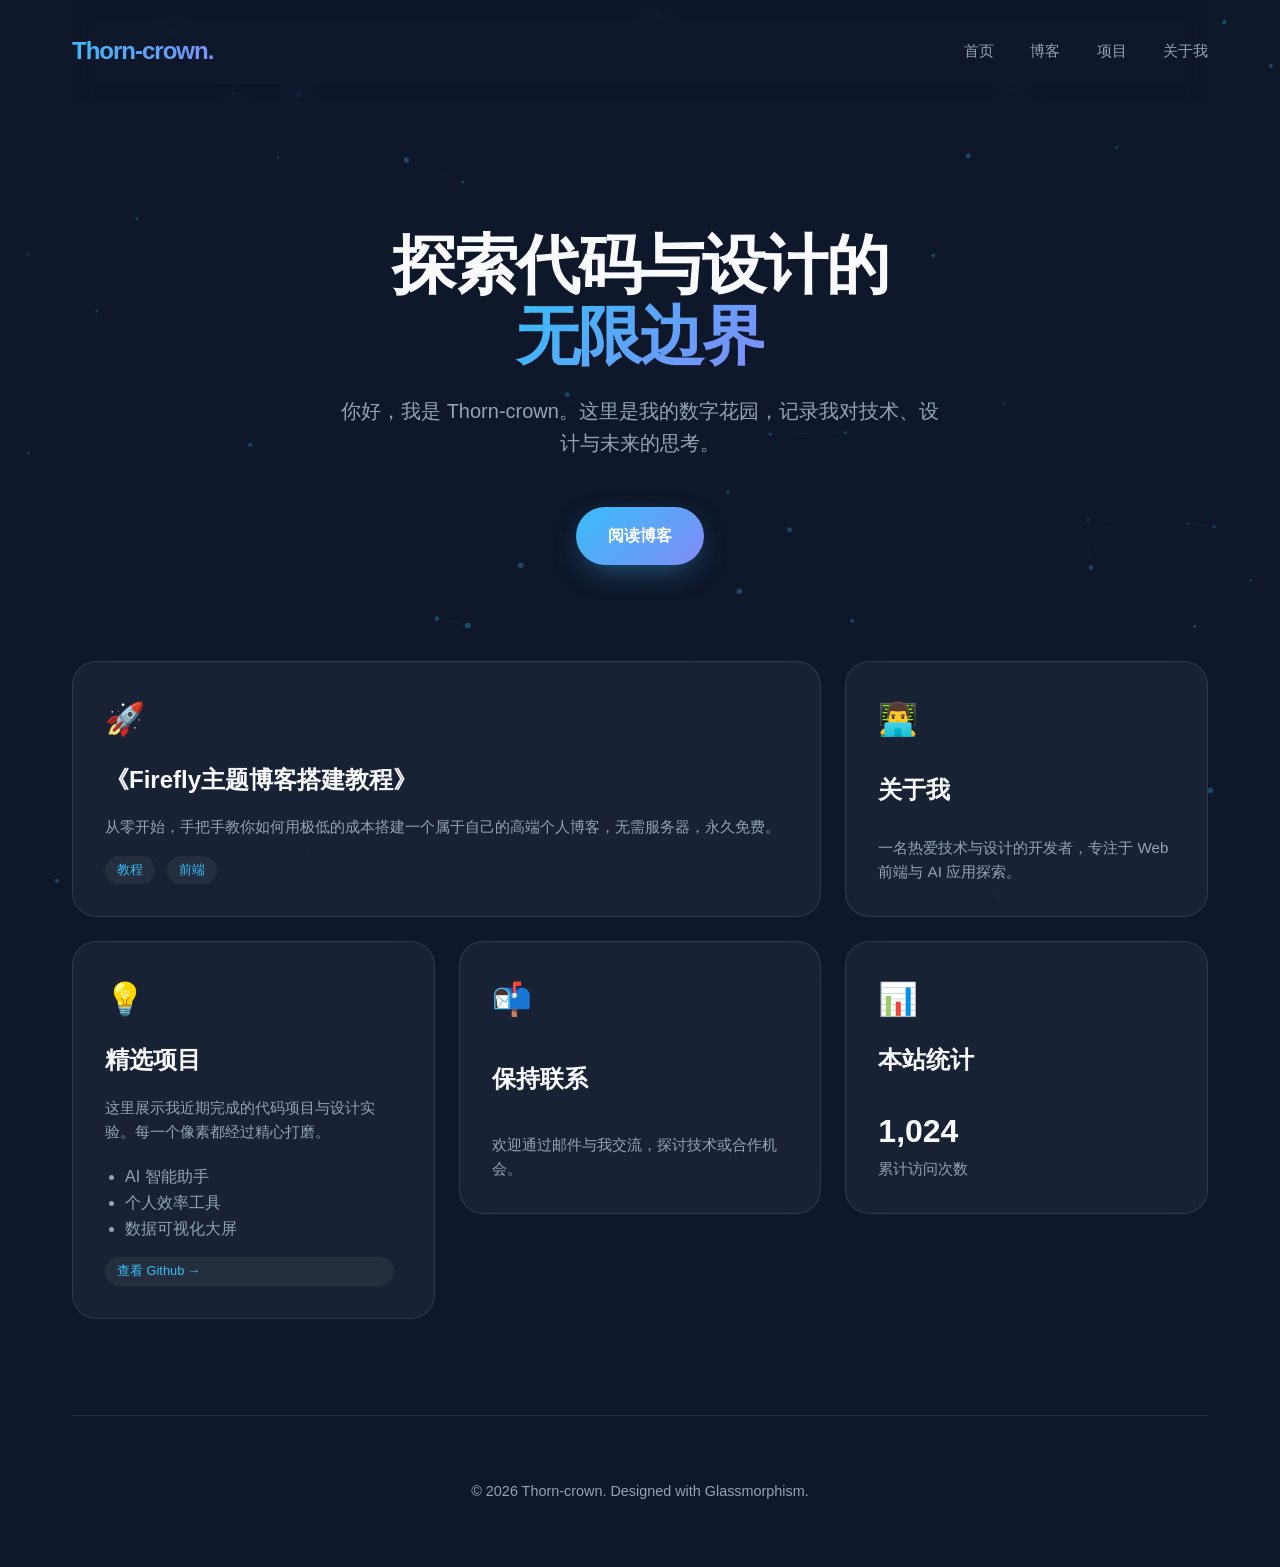
<file: index.html>
<!DOCTYPE html>
<html lang="zh-CN">
<head>
    <meta charset="UTF-8">
    <meta name="viewport" content="width=device-width, initial-scale=1.0">
    <title>Thron-crown | 数字花园</title>
    <style>
        /* --- 核心变量与重置 --- */
        :root {
            --bg-color: #0f172a;
            --card-bg: rgba(30, 41, 59, 0.7);
            --card-border: rgba(255, 255, 255, 0.1);
            --text-main: #f8fafc;
            --text-muted: #94a3b8;
            --accent: #38bdf8;
            --accent-glow: rgba(56, 189, 248, 0.5);
            --gradient: linear-gradient(135deg, #38bdf8 0%, #818cf8 100%);
        }

        * { margin: 0; padding: 0; box-sizing: border-box; }
        
        body {
            font-family: 'Inter', -apple-system, BlinkMacSystemFont, "Segoe UI", Roboto, sans-serif;
            background-color: var(--bg-color);
            color: var(--text-main);
            line-height: 1.6;
            overflow-x: hidden;
        }
    
        /* --- 动态背景 --- */
        #canvas-bg {
            position: fixed;
            top: 0; left: 0;
            width: 100%; height: 100%;
            z-index: -1;
            opacity: 0.6;
        }
    
        /* --- 布局容器 --- */
        .container {
            max-width: 1200px;
            margin: 0 auto;
            padding: 0 2rem;
        }
    
        /* --- 导航栏 --- */
        nav {
            display: flex;
            justify-content: space-between;
            align-items: center;
            padding: 2rem 0;
            backdrop-filter: blur(10px);
            position: sticky;
            top: 0;
            z-index: 100;
        }
        .logo {
            font-size: 1.5rem;
            font-weight: 700;
            background: var(--gradient);
            -webkit-background-clip: text;
            -webkit-text-fill-color: transparent;
            letter-spacing: -1px;
        }
        .nav-links a {
            color: var(--text-muted);
            text-decoration: none;
            margin-left: 2rem;
            transition: color 0.3s;
            font-size: 0.95rem;
        }
        .nav-links a:hover { color: var(--accent); }
    
        /* --- Hero 区域 --- */
        .hero {
            padding: 8rem 0 6rem;
            text-align: center;
        }
        .hero h1 {
            font-size: 4rem;
            font-weight: 800;
            margin-bottom: 1.5rem;
            line-height: 1.1;
            letter-spacing: -2px;
        }
        .hero h1 span {
            background: var(--gradient);
            -webkit-background-clip: text;
            -webkit-text-fill-color: transparent;
        }
        .hero p {
            font-size: 1.25rem;
            color: var(--text-muted);
            max-width: 600px;
            margin: 0 auto 3rem;
        }
        .btn {
            display: inline-block;
            padding: 1rem 2rem;
            background: var(--gradient);
            color: white;
            text-decoration: none;
            border-radius: 50px;
            font-weight: 600;
            transition: transform 0.3s, box-shadow 0.3s;
            box-shadow: 0 10px 30px -10px var(--accent-glow);
        }
        .btn:hover {
            transform: translateY(-3px);
            box-shadow: 0 20px 40px -10px var(--accent-glow);
        }
    
        /* --- Bento Grid 布局 --- */
        .bento-grid {
            display: grid;
            grid-template-columns: repeat(3, 1fr);
            gap: 1.5rem;
            margin-bottom: 6rem;
        }
        .card {
            background: var(--card-bg);
            border: 1px solid var(--card-border);
            border-radius: 24px;
            padding: 2rem;
            backdrop-filter: blur(20px);
            transition: all 0.4s cubic-bezier(0.175, 0.885, 0.32, 1.275);
            display: flex;
            flex-direction: column;
            justify-content: space-between;
        }
        .card:hover {
            transform: translateY(-10px);
            border-color: var(--accent);
            box-shadow: 0 20px 40px -20px rgba(0,0,0,0.5);
        }
        .card.large { grid-column: span 2; }
        .card.tall { grid-row: span 2; }
        
        .card h3 {
            font-size: 1.5rem;
            margin-bottom: 1rem;
            font-weight: 600;
        }
        .card p { color: var(--text-muted); font-size: 0.95rem; }
        .card-icon {
            font-size: 2rem;
            margin-bottom: 1rem;
            display: inline-block;
        }
        .tag {
            display: inline-block;
            padding: 0.25rem 0.75rem;
            background: rgba(255,255,255,0.05);
            border-radius: 20px;
            font-size: 0.8rem;
            color: var(--accent);
            margin-right: 0.5rem;
            margin-top: 1rem;
        }
    
        /* --- 页脚 --- */
        footer {
            text-align: center;
            padding: 4rem 0;
            color: var(--text-muted);
            font-size: 0.9rem;
            border-top: 1px solid var(--card-border);
        }
    
        /* --- 响应式 --- */
        @media (max-width: 768px) {
            .hero h1 { font-size: 2.5rem; }
            .bento-grid { grid-template-columns: 1fr; }
            .card.large, .card.tall { grid-column: span 1; grid-row: span 1; }
            .nav-links { display: none; } /* 移动端简化隐藏菜单 */
        }
    </style>
</head>
<body>

    <!-- 动态粒子背景 -->
    <canvas id="canvas-bg"></canvas>
    
    <div class="container">
        <!-- 导航 -->
        <nav>
            <div class="logo">Thorn-crown.</div>
            <div class="nav-links">
                <a href="#">首页</a>
                <a href="https://thorn-crown.github.io/blog/">博客</a>
                <a href="#">项目</a>
                <a href="#">关于我</a>
            </div>
        </nav>
    
        <!-- 主视觉区 -->
        <section class="hero">
            <h1>探索代码与设计的<br><span>无限边界</span></h1>
            <p>你好，我是 Thorn-crown。这里是我的数字花园，记录我对技术、设计与未来的思考。</p>
            <a href="https://thorn-crown.github.io/blog/" class="btn">阅读博客</a>
        </section>
    
        <!-- 内容网格 -->
        <section class="bento-grid">
            <!-- 大卡片：搭建教程 -->
            <a class="card large" href="https://www.yuque.com/g/shijianxianxian/bt2p3q/zo0itg8dtgklewsl/collaborator/join?token=5ZxnV48loNh9esuQ&amp;source=doc_collaborator" target="_blank" rel="noopener" style="text-decoration:none;color:inherit;">
                <div>
                    <span class="card-icon">🚀</span>
                    <h3>《Firefly主题博客搭建教程》</h3>
                    <p>从零开始，手把手教你如何用极低的成本搭建一个属于自己的高端个人博客，无需服务器，永久免费。</p>
                </div>
                <div>
                    <span class="tag">教程</span>
                    <span class="tag">前端</span>
                </div>
            </a>
    
            <!-- 普通卡片：关于 -->
            <div class="card">
                <span class="card-icon">👨‍💻</span>
                <h3>关于我</h3>
                <p>一名热爱技术与设计的开发者，专注于 Web 前端与 AI 应用探索。</p>
            </div>
    
            <!-- 高卡片：项目展示 -->
            <div class="card tall">
                <div>
                    <span class="card-icon">💡</span>
                    <h3>精选项目</h3>
                    <p>这里展示我近期完成的代码项目与设计实验。每一个像素都经过精心打磨。</p>
                    <ul style="margin-top: 20px; padding-left: 20px; color: var(--text-muted);">
                        <li>AI 智能助手</li>
                        <li>个人效率工具</li>
                        <li>数据可视化大屏</li>
                    </ul>
                </div>
                <span class="tag">查看 Github →</span>
            </div>
    
            <!-- 普通卡片：联系 -->
            <div class="card">
                <span class="card-icon">📬</span>
                <h3>保持联系</h3>
                <p>欢迎通过邮件与我交流，探讨技术或合作机会。</p>
            </div>
    
            <!-- 普通卡片：统计 -->
            <div class="card">
                <span class="card-icon">📊</span>
                <h3>本站统计</h3>
                <p style="font-size: 2rem; font-weight: bold; color: var(--text-main); margin-top: 10px;">1,024</p>
                <p>累计访问次数</p>
            </div>
        </section>
    
        <footer>
            <p>© 2026 Thorn-crown. Designed with Glassmorphism.</p>
        </footer>
    </div>
    
    <!-- 粒子特效脚本 -->
    <script>
        const canvas = document.getElementById('canvas-bg');
        const ctx = canvas.getContext('2d');
        let width, height;
        let particles = [];
    
        function resize() {
            width = canvas.width = window.innerWidth;
            height = canvas.height = window.innerHeight;
        }
        window.addEventListener('resize', resize);
        resize();
    
        class Particle {
            constructor() {
                this.x = Math.random() * width;
                this.y = Math.random() * height;
                this.vx = (Math.random() - 0.5) * 0.5;
                this.vy = (Math.random() - 0.5) * 0.5;
                this.size = Math.random() * 2 + 1;
            }
            update() {
                this.x += this.vx;
                this.y += this.vy;
                if (this.x < 0 || this.x > width) this.vx *= -1;
                if (this.y < 0 || this.y > height) this.vy *= -1;
            }
            draw() {
                ctx.fillStyle = 'rgba(56, 189, 248, 0.5)';
                ctx.beginPath();
                ctx.arc(this.x, this.y, this.size, 0, Math.PI * 2);
                ctx.fill();
            }
        }
    
        for (let i = 0; i < 50; i++) particles.push(new Particle());
    
        function animate() {
            ctx.clearRect(0, 0, width, height);
            particles.forEach((p, index) => {
                p.update();
                p.draw();
                // 连线逻辑
                for (let j = index + 1; j < particles.length; j++) {
                    const p2 = particles[j];
                    const dist = Math.hypot(p.x - p2.x, p.y - p2.y);
                    if (dist < 150) {
                        ctx.strokeStyle = `rgba(56, 189, 248, ${0.1 - dist/1500})`;
                        ctx.lineWidth = 1;
                        ctx.beginPath();
                        ctx.moveTo(p.x, p.y);
                        ctx.lineTo(p2.x, p2.y);
                        ctx.stroke();
                    }
                }
            });
            requestAnimationFrame(animate);
        }
        animate();
    </script>
</body>
</html>
</file>
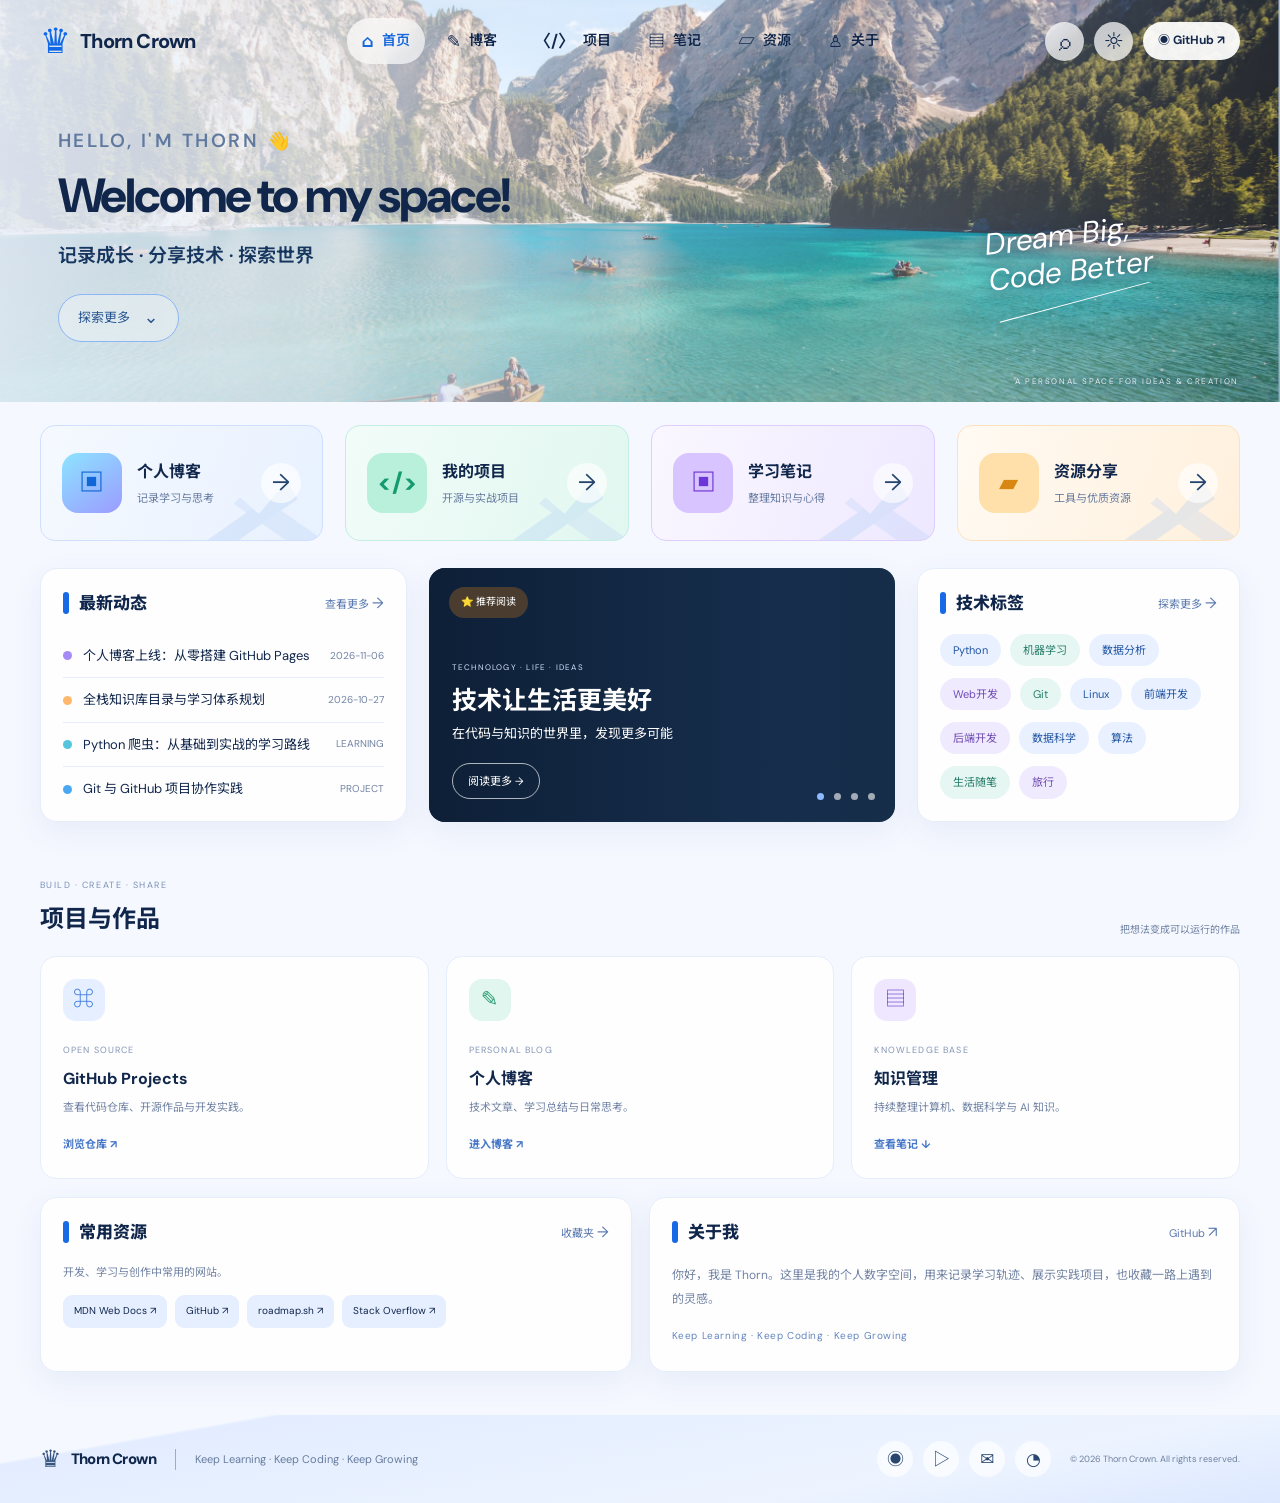
<file: home.html>
<!doctype html>
<html lang="zh-CN">
<head>
  <meta charset="UTF-8">
  <meta name="viewport" content="width=device-width, initial-scale=1">
  <meta name="theme-color" content="#edf4ff">
  <meta name="description" content="Thorn Crown 的个人空间：记录成长、分享技术、探索世界。">
  <title>Thorn Crown — Personal Space</title>
  <link rel="preconnect" href="https://fonts.googleapis.com">
  <link rel="preconnect" href="https://fonts.gstatic.com" crossorigin>
  <link href="https://fonts.googleapis.com/css2?family=DM+Sans:wght@400;500;600;700;800&family=Noto+Sans+SC:wght@400;500;600;700;800&display=swap" rel="stylesheet">
  <link rel="stylesheet" href="./assets/css/variables.css">
  <link rel="stylesheet" href="./assets/css/components.css">
  <link rel="stylesheet" href="./assets/css/style.css">
</head>
<body>
  <header class="site-header">
    <a class="brand" href="#home" aria-label="Thorn Crown 首页"><span class="brand-crown">♛</span><span>Thorn Crown</span></a>
    <button class="mobile-menu" id="mobileMenu" aria-label="打开导航" aria-expanded="false">☰</button>
    <nav class="main-nav" id="mainNav" aria-label="主导航">
      <a class="nav-link active" href="#home"><span>⌂</span> 首页</a>
      <a class="nav-link" href="/blog/"><span>✎</span> 博客</a>
      <a class="nav-link" href="#projects"><span>〈/〉</span> 项目</a>
      <a class="nav-link" href="#notes"><span>▤</span> 笔记</a>
      <a class="nav-link" href="#resources"><span>▱</span> 资源</a>
      <a class="nav-link" href="#about"><span>♙</span> 关于</a>
    </nav>
    <div class="header-actions">
      <button class="icon-button" id="searchOpen" aria-label="搜索">⌕</button>
      <button class="icon-button" id="themeToggle" aria-label="切换主题">☼</button>
      <a class="github-button" href="https://github.com/thorn-crown" target="_blank" rel="noopener noreferrer"><span>◉</span> GitHub ↗</a>
    </div>
  </header>

  <main id="home">
    <section class="hero" aria-label="个人介绍">
      <div class="hero-content">
        <p class="hero-kicker">HELLO, I'M THORN <span>👋</span></p>
        <h1>Welcome to my space!</h1>
        <p class="hero-subtitle">记录成长 · 分享技术 · 探索世界</p>
        <a class="hero-cta" href="#quick-links">探索更多 <span>⌄</span></a>
      </div>
      <div class="hero-motto">Dream Big,<br>Code Better<span class="motto-line"></span></div>
      <div class="hero-caption">A PERSONAL SPACE FOR IDEAS &amp; CREATION</div>
    </section>

    <section class="quick-links" id="quick-links" aria-label="快捷入口">
      <a class="quick-card quick-blue" href="/blog/">
        <span class="quick-icon">▣</span><span class="quick-copy"><strong>个人博客</strong><small>记录学习与思考</small></span><span class="quick-arrow">→</span><span class="card-mountains"></span>
      </a>
      <a class="quick-card quick-green" href="#projects">
        <span class="quick-icon">&lt;/&gt;</span><span class="quick-copy"><strong>我的项目</strong><small>开源与实战项目</small></span><span class="quick-arrow">→</span><span class="card-mountains"></span>
      </a>
      <a class="quick-card quick-purple" href="#notes">
        <span class="quick-icon">▣</span><span class="quick-copy"><strong>学习笔记</strong><small>整理知识与心得</small></span><span class="quick-arrow">→</span><span class="card-mountains"></span>
      </a>
      <a class="quick-card quick-orange" href="#resources">
        <span class="quick-icon">▰</span><span class="quick-copy"><strong>资源分享</strong><small>工具与优质资源</small></span><span class="quick-arrow">→</span><span class="card-mountains"></span>
      </a>
    </section>

    <section class="dashboard">
      <article class="content-panel updates-panel">
        <div class="section-heading"><h2><i></i>最新动态</h2><a href="/blog/">查看更多 <span>→</span></a></div>
        <div class="update-list">
          <a class="update-item" href="/blog/"><span class="update-dot dot-purple"></span><span class="update-title">个人博客上线：从零搭建 GitHub Pages</span><time datetime="2026-11-06">2026-11-06</time></a>
          <a class="update-item" href="#notes"><span class="update-dot dot-orange"></span><span class="update-title">全栈知识库目录与学习体系规划</span><time datetime="2026-10-27">2026-10-27</time></a>
          <a class="update-item" href="#notes"><span class="update-dot dot-cyan"></span><span class="update-title">Python 爬虫：从基础到实战的学习路线</span><span class="update-type">LEARNING</span></a>
          <a class="update-item" href="#projects"><span class="update-dot dot-blue"></span><span class="update-title">Git 与 GitHub 项目协作实践</span><span class="update-type">PROJECT</span></a>
        </div>
      </article>

      <a class="featured-card" href="/blog/">
        <span class="featured-label">⭐ 推荐阅读</span>
        <div class="featured-copy"><small>TECHNOLOGY · LIFE · IDEAS</small><h2>技术让生活更美好</h2><p>在代码与知识的世界里，发现更多可能</p><span class="featured-link">阅读更多 →</span></div>
        <div class="featured-pagination"><i class="selected"></i><i></i><i></i><i></i></div>
      </a>

      <article class="content-panel tags-panel" id="notes">
        <div class="section-heading"><h2><i></i>技术标签</h2><a href="#notes">探索更多 <span>→</span></a></div>
        <div class="tag-cloud">
          <a href="#notes">Python</a><a href="#notes">机器学习</a><a href="#notes">数据分析</a><a href="#projects">Web开发</a>
          <a href="#notes">Git</a><a href="#notes">Linux</a><a href="#projects">前端开发</a><a href="#projects">后端开发</a>
          <a href="#notes">数据科学</a><a href="#notes">算法</a><a href="/blog/">生活随笔</a><a href="#resources">旅行</a>
        </div>
      </article>
    </section>

    <section class="more-section" id="projects">
      <div class="section-title"><div><small>BUILD · CREATE · SHARE</small><h2>项目与作品</h2></div><span>把想法变成可以运行的作品</span></div>
      <div class="project-grid">
        <a class="project-card" href="https://github.com/thorn-crown" target="_blank" rel="noopener noreferrer"><span class="project-symbol symbol-blue">⌘</span><small>OPEN SOURCE</small><h3>GitHub Projects</h3><p>查看代码仓库、开源作品与开发实践。</p><b>浏览仓库 ↗</b></a>
        <a class="project-card" href="/blog/"><span class="project-symbol symbol-green">✎</span><small>PERSONAL BLOG</small><h3>个人博客</h3><p>技术文章、学习总结与日常思考。</p><b>进入博客 ↗</b></a>
        <a class="project-card" href="#notes"><span class="project-symbol symbol-purple">▤</span><small>KNOWLEDGE BASE</small><h3>知识管理</h3><p>持续整理计算机、数据科学与 AI 知识。</p><b>查看笔记 ↓</b></a>
      </div>
    </section>

    <section class="bottom-grid">
      <article class="content-panel" id="resources"><div class="section-heading"><h2><i></i>常用资源</h2><a href="#resources">收藏夹 <span>→</span></a></div><p class="panel-description">开发、学习与创作中常用的网站。</p><div class="resource-links"><a href="https://developer.mozilla.org/" target="_blank" rel="noopener noreferrer">MDN Web Docs ↗</a><a href="https://github.com/" target="_blank" rel="noopener noreferrer">GitHub ↗</a><a href="https://roadmap.sh/" target="_blank" rel="noopener noreferrer">roadmap.sh ↗</a><a href="https://stackoverflow.com/" target="_blank" rel="noopener noreferrer">Stack Overflow ↗</a></div></article>
      <article class="content-panel" id="about"><div class="section-heading"><h2><i></i>关于我</h2><a href="https://github.com/thorn-crown" target="_blank" rel="noopener noreferrer">GitHub <span>↗</span></a></div><p class="about-text">你好，我是 Thorn。这里是我的个人数字空间，用来记录学习轨迹、展示实践项目，也收藏一路上遇到的灵感。</p><p class="about-signature">Keep Learning · Keep Coding · Keep Growing</p></article>
    </section>
  </main>

  <footer class="site-footer">
    <a class="footer-brand" href="#home"><span>♛</span> Thorn Crown</a><span class="footer-divider"></span><p>Keep Learning · Keep Coding · Keep Growing</p>
    <div class="footer-social"><a href="https://github.com/thorn-crown" aria-label="GitHub" target="_blank" rel="noopener noreferrer">◉</a><a href="/blog/" aria-label="Blog">▷</a><a href="mailto:hello@thorncrown.dev" aria-label="Email">✉</a><a href="/blog/" aria-label="RSS">◔</a></div>
    <small>© <span id="currentYear"></span> Thorn Crown. All rights reserved.</small>
  </footer>

  <div class="search-overlay" id="searchOverlay" aria-hidden="true"><div class="search-dialog" role="dialog" aria-modal="true" aria-label="站内搜索"><div class="search-title"><strong>站内导航</strong><button id="searchClose" aria-label="关闭">×</button></div><input id="siteSearch" type="search" placeholder="搜索博客、项目、笔记与资源…"><div class="search-shortcuts"><a href="/blog/">个人博客 ↗</a><a href="#projects">项目 ↓</a><a href="#notes">笔记 ↓</a><a href="#resources">资源 ↓</a></div><p id="searchStatus">输入关键词，快速筛选首页内容。</p></div></div>
  <script src="./assets/js/main.js" defer></script>
</body>
</html>
</file>
<file: assets/css/variables.css>
:root{
  color-scheme:light;
  --page:#f5f8ff;--surface:rgba(255,255,255,.88);--surface-solid:#fff;
  --ink:#10264b;--muted:#7183a3;--line:#e6edfb;--blue:#1767dc;--blue-soft:#e6efff;
  --shadow:0 10px 32px rgba(48,86,151,.075);--radius:17px;
  --font:"DM Sans","Noto Sans SC",system-ui,sans-serif;
}
body.dark{
  color-scheme:dark;--page:#101a2b;--surface:rgba(25,39,62,.92);--surface-solid:#1b2a43;
  --ink:#edf3ff;--muted:#a2b2cc;--line:#2b3d5b;--blue:#83adff;--blue-soft:#263b5f;
  --shadow:0 12px 36px rgba(0,0,0,.22);
}
*{box-sizing:border-box}
html{scroll-behavior:smooth;scroll-padding-top:90px}
body{margin:0;background:var(--page);color:var(--ink);font-family:var(--font);line-height:1.65;transition:background .25s,color .25s}
a{color:inherit;text-decoration:none}
button,input{font:inherit}
button,a{-webkit-tap-highlight-color:transparent}
button:focus-visible,a:focus-visible,input:focus-visible{outline:3px solid #75a6ff;outline-offset:3px}
::selection{background:#c9dcff;color:#15376c}
</file>
<file: assets/css/components.css>
.content-panel{min-width:0;padding:20px 22px;border:1px solid var(--line);border-radius:var(--radius);background:var(--surface);box-shadow:var(--shadow)}
.section-heading{display:flex;align-items:center;justify-content:space-between;gap:12px;margin-bottom:17px}
.section-heading h2{display:flex;align-items:center;gap:10px;margin:0;font-size:17px;font-weight:800}
.section-heading h2 i{display:block;width:6px;height:22px;border-radius:8px;background:#1769e5}
.section-heading>a{color:#5a79ae;font-size:11px;white-space:nowrap}
.section-heading>a span{font-size:15px}
.quick-card{position:relative;isolation:isolate;display:flex;align-items:center;gap:15px;min-height:116px;padding:17px 21px;border:1px solid transparent;border-radius:15px;overflow:hidden;transition:transform .2s,box-shadow .2s}
.quick-card:hover,.project-card:hover{transform:translateY(-4px);box-shadow:var(--shadow)}
.quick-icon{z-index:1;display:grid;place-items:center;flex:none;width:60px;height:60px;border-radius:16px;font-size:25px;font-weight:800}
.quick-copy{z-index:1;display:flex;flex-direction:column;gap:3px}
.quick-copy strong{font-size:16px}.quick-copy small{font-size:11px;color:#667b9f}
.quick-arrow{z-index:1;display:grid;place-items:center;width:40px;height:40px;margin-left:auto;border-radius:50%;background:#ffffffa8;color:#25456f;font-size:23px}
.quick-blue{background:linear-gradient(110deg,#f5f9ff,#e8f1ff);border-color:#cfe0ff}.quick-blue .quick-icon{background:linear-gradient(145deg,#8de4ff,#9b9bff);color:#1266d6}
.quick-green{background:linear-gradient(110deg,#f2fcf9,#e1f7f0);border-color:#c3eee1}.quick-green .quick-icon{background:#b9f0dc;color:#149b70}
.quick-purple{background:linear-gradient(110deg,#faf7ff,#eee8ff);border-color:#ddceff}.quick-purple .quick-icon{background:#d8c4ff;color:#6c35d9}
.quick-orange{background:linear-gradient(110deg,#fffaf3,#fff0dc);border-color:#ffe1bd}.quick-orange .quick-icon{background:#ffe0aa;color:#d98713}
.card-mountains{position:absolute;z-index:-1;right:0;bottom:0;width:45%;height:52%;opacity:.3;background:linear-gradient(145deg,transparent 45%,#a9c9f2 46% 60%,transparent 61%),linear-gradient(35deg,transparent 42%,#b8d2f4 43% 60%,transparent 61%);clip-path:polygon(0 100%,35% 28%,50% 56%,72% 0,100% 100%)}
.update-list{display:flex;flex-direction:column}
.update-item{display:flex;align-items:center;gap:11px;min-width:0;padding:11px 0;border-bottom:1px solid var(--line);font-size:13px}
.update-item:last-child{border-bottom:0;padding-bottom:1px}
.update-dot{width:9px;height:9px;flex:none;border-radius:50%}
.dot-purple{background:#a68af5}.dot-orange{background:#ffb86b}.dot-cyan{background:#56c5dc}.dot-blue{background:#49a8f4}
.update-title{overflow:hidden;text-overflow:ellipsis;white-space:nowrap}
.update-item time,.update-type{margin-left:auto;flex:none;color:var(--muted);font-size:10px}
.tag-cloud{display:flex;flex-wrap:wrap;gap:12px 9px}
.tag-cloud a{padding:7px 13px;border-radius:24px;background:#e9f0ff;color:#2256a3;font-size:11px;transition:transform .18s}
.tag-cloud a:nth-child(3n+2){background:#e6f6f2;color:#267c69}.tag-cloud a:nth-child(4n){background:#f0eaff;color:#704db3}.tag-cloud a:hover{transform:translateY(-2px)}
.project-card{display:block;padding:22px;border:1px solid var(--line);border-radius:16px;background:var(--surface);transition:transform .2s,box-shadow .2s}
.project-symbol{display:grid;place-items:center;width:42px;height:42px;margin-bottom:14px;border-radius:13px;font-size:21px}
.symbol-blue{background:#e5efff;color:#3977d9}.symbol-green{background:#e1f6ee;color:#269c73}.symbol-purple{background:#efe7ff;color:#805bd0}
.project-card>small{color:#8294b4;font-size:9px;letter-spacing:.13em}.project-card h3{margin:5px 0;font-size:16px}.project-card p,.panel-description{margin:5px 0 14px;color:var(--muted);font-size:11px}.project-card>b{font-size:11px;color:#4778c8}
.resource-links{display:flex;flex-wrap:wrap;gap:8px}.resource-links a{padding:8px 11px;border-radius:9px;background:var(--blue-soft);color:var(--ink);font-size:10px}
.about-text{color:var(--muted);font-size:12px;line-height:2}.about-signature{margin:17px 0 0;color:#6485bd;font-size:10px;letter-spacing:.06em}
</file>
<file: assets/css/style.css>
.site-header{position:relative;z-index:10;display:flex;align-items:center;justify-content:space-between;gap:22px;max-width:1600px;height:86px;margin:auto;padding:0 3.1%}
.brand,.footer-brand{display:flex;align-items:center;gap:10px;flex:none;font-size:20px;font-weight:800;letter-spacing:-.04em;white-space:nowrap}
.brand-crown{color:#1269e7;font-size:35px;line-height:1}
.main-nav{display:flex;align-items:center;gap:8px;margin:auto}
.nav-link{display:flex;align-items:center;gap:8px;padding:9px 15px;border-radius:28px;font-size:14px;font-weight:600;white-space:nowrap;transition:.2s}
.nav-link>span{font-size:17px}.nav-link:hover,.nav-link.active{background:#e4eeff;color:#1768db}
.header-actions{display:flex;align-items:center;gap:10px;flex:none}
.icon-button{width:39px;height:39px;border:0;border-radius:50%;background:#ffffff70;color:var(--ink);font-size:23px;cursor:pointer}
.github-button{padding:9px 15px;border-radius:25px;background:#fff;color:#172c4d;font-size:12px;font-weight:700;white-space:nowrap}
.mobile-menu{display:none}
.hero{position:relative;isolation:isolate;display:flex;align-items:center;min-height:318px;margin:0;overflow:hidden;background:#cbdcf5 url("../images/hero-landscape.svg") center 52%/cover no-repeat}
.hero:after{position:absolute;z-index:-1;inset:0;content:"";background:linear-gradient(90deg,rgba(232,241,255,.84) 0%,rgba(232,241,255,.5) 37%,rgba(232,241,255,.04) 72%)}
.hero-content{width:min(1500px,100%);margin:auto;padding:40px 4.5% 47px}
.hero-kicker{margin:0 0 9px;color:#61799f;font-size:19px;font-weight:600;letter-spacing:.12em}
.hero-kicker span{font-size:18px}
.hero h1{margin:0;color:#10264b;font-size:clamp(35px,4vw,48px);font-weight:800;letter-spacing:-.045em;line-height:1.25}
.hero-subtitle{margin:14px 0 23px;color:#19355f;font-size:19px;font-weight:600}
.hero-cta{display:inline-flex;align-items:center;gap:14px;padding:8px 19px;border:1px solid #8eb5f4;border-radius:28px;color:#28558f;font-size:13px;background:#ffffff45}
.hero-cta span{font-size:18px}
.hero-motto{position:absolute;right:9.7%;top:43%;color:#fff;font-family:"DM Sans",cursive;font-size:29px;font-style:italic;line-height:1.2;text-shadow:0 2px 12px #24456c;transform:rotate(-7deg)}
.motto-line{display:block;width:155px;height:1px;margin:13px 0 0 5px;background:#fff;transform:rotate(-8deg)}
.hero-caption{position:absolute;right:3.2%;bottom:14px;color:#fff9;font-size:8px;letter-spacing:.2em}
main{max-width:1600px;margin:0 auto;padding:0 3.1%}
.quick-links{display:grid;grid-template-columns:repeat(4,minmax(0,1fr));gap:22px;margin:23px 0 27px}
.dashboard{display:grid;grid-template-columns:1fr 1.27fr .88fr;gap:22px;align-items:stretch}
.updates-panel,.tags-panel{min-height:230px}
.featured-card{position:relative;isolation:isolate;display:flex;align-items:flex-end;min-height:230px;padding:23px;border-radius:16px;overflow:hidden;color:#fff;background:#172d49 url("../images/hero-landscape.svg") center/cover no-repeat;box-shadow:var(--shadow)}
.featured-card:before{position:absolute;z-index:-1;inset:0;content:"";background:linear-gradient(90deg,#0d1e35e8,#142d4d88 70%,#152e4c55)}
.featured-card:after{position:absolute;z-index:-1;inset:0;content:"";background:url("../images/hero-landscape.svg") center/cover no-repeat;filter:grayscale(1) brightness(.35);opacity:.3}
.featured-label{position:absolute;top:19px;left:20px;padding:7px 12px;border-radius:25px;background:#60482cbb;font-size:10px}
.featured-copy small{font-size:8px;letter-spacing:.15em;color:#d3e2ff}
.featured-copy h2{margin:5px 0;font-size:25px;line-height:1.4}
.featured-copy p{margin:0 0 18px;font-size:13px}
.featured-link{display:inline-block;padding:8px 15px;border:1px solid #ffffffaa;border-radius:25px;font-size:11px}
.featured-pagination{position:absolute;right:20px;bottom:22px;display:flex;gap:10px}
.featured-pagination i{width:7px;height:7px;border-radius:50%;background:#ffffff99}.featured-pagination i.selected{background:#8dbaff}
.more-section{margin-top:54px}
.section-title{display:flex;align-items:flex-end;justify-content:space-between;margin-bottom:17px}
.section-title small{color:#7b91b5;font-size:9px;letter-spacing:.17em}.section-title h2{margin:3px 0 0;font-size:24px}.section-title>span{color:var(--muted);font-size:10px}
.project-grid{display:grid;grid-template-columns:repeat(3,1fr);gap:17px}
.bottom-grid{display:grid;grid-template-columns:1fr 1fr;gap:17px;margin-top:17px}
.bottom-grid .content-panel{min-height:175px}
.site-footer{position:relative;display:flex;align-items:center;gap:19px;max-width:1600px;min-height:88px;margin:43px auto 0;padding:20px 3.1%;overflow:hidden}
.site-footer:before{position:absolute;z-index:-1;inset:0;content:"";background:linear-gradient(170deg,transparent 15%,#e3edff 16%,#edf4ff 70%,#dce8ff)}
.footer-brand{font-size:15px}.footer-brand span{color:#36557e;font-size:24px}
.footer-divider{height:21px;border-left:1px solid #9cacc5}
.site-footer p{margin:0;color:#667b9d;font-size:11px}
.footer-social{display:flex;gap:10px;margin-left:auto}
.footer-social a{display:grid;place-items:center;width:36px;height:36px;border-radius:50%;background:#ffffffa8;color:#29466e;font-size:17px}
.site-footer>small{color:#6d7f9d;font-size:9px;white-space:nowrap}
.search-overlay{position:fixed;z-index:30;inset:0;display:none;align-items:flex-start;justify-content:center;padding:14vh 18px;background:#10213d88;backdrop-filter:blur(8px)}
.search-overlay.open{display:flex}
.search-dialog{width:min(550px,100%);padding:23px;border:1px solid var(--line);border-radius:18px;background:var(--surface-solid);box-shadow:var(--shadow)}
.search-title{display:flex;align-items:center;justify-content:space-between}
.search-title strong{font-size:16px}.search-title button{width:32px;height:32px;border:0;border-radius:50%;background:var(--blue-soft);color:var(--ink);font-size:22px;cursor:pointer}
.search-dialog input{width:100%;margin:17px 0 12px;padding:13px 14px;border:1px solid var(--line);border-radius:10px;background:var(--page);color:var(--ink);font-size:12px}
.search-shortcuts{display:flex;flex-wrap:wrap;gap:8px}.search-shortcuts a{padding:7px 10px;border-radius:8px;background:var(--blue-soft);font-size:10px}
.search-dialog p{margin:13px 0 0;color:var(--muted);font-size:10px}
@media(max-width:1120px){.site-header{gap:10px}.brand{font-size:16px}.nav-link{padding:8px 10px;font-size:12px}.quick-links{gap:12px}.quick-card{padding:14px;gap:10px}.quick-icon{width:49px;height:49px}.dashboard{grid-template-columns:1fr 1.1fr}.tags-panel{grid-column:1/-1}.tag-cloud{gap:9px}}
@media(max-width:760px){.site-header{height:68px;padding:0 17px}.brand{font-size:16px}.brand-crown{font-size:29px}.mobile-menu{display:block;margin-left:auto;border:0;background:transparent;color:var(--ink);font-size:22px}.main-nav{position:absolute;top:60px;left:13px;right:13px;display:none;align-items:stretch;flex-direction:column;gap:3px;padding:10px;border:1px solid var(--line);border-radius:15px;background:var(--surface-solid);box-shadow:var(--shadow)}.main-nav.open{display:flex}.nav-link{padding:10px 12px}.header-actions{gap:5px}.icon-button{width:33px;height:33px;font-size:20px}.github-button{display:none}.hero{min-height:330px;background-position:58% center}.hero:after{background:linear-gradient(90deg,#e8f1ffe8,#e8f1ff99 70%,#e8f1ff30)}.hero-content{padding:40px 23px 75px}.hero-kicker{font-size:13px}.hero h1{max-width:390px;font-size:35px}.hero-subtitle{font-size:15px}.hero-motto{right:7%;top:auto;bottom:31px;font-size:19px}.motto-line{width:95px;margin-top:7px}.hero-caption{display:none}main{padding:0 14px}.quick-links{grid-template-columns:1fr 1fr;gap:9px;margin:13px 0}.quick-card{min-height:91px;padding:11px;gap:9px}.quick-icon{width:39px;height:39px;border-radius:12px;font-size:18px}.quick-copy strong{font-size:12px}.quick-copy small{font-size:9px}.quick-arrow{width:29px;height:29px;font-size:17px}.dashboard,.project-grid,.bottom-grid{grid-template-columns:1fr;gap:12px}.tags-panel{grid-column:auto}.updates-panel,.tags-panel{min-height:0}.featured-card{min-height:220px;grid-row:2}.update-item{font-size:11px}.update-item time,.update-type{font-size:9px}.more-section{margin-top:37px}.section-title h2{font-size:20px}.section-title>span{font-size:9px}.project-card{padding:18px}.bottom-grid{margin-top:12px}.site-footer{flex-wrap:wrap;gap:9px;margin-top:25px;padding:20px 17px}.site-footer p{font-size:9px}.footer-brand{font-size:13px}.footer-divider{height:17px}.footer-social{margin-left:auto}.footer-social a{width:30px;height:30px}.site-footer>small{width:100%;font-size:8px}}
@media(max-width:390px){.quick-card{gap:7px;padding:9px}.quick-icon{width:34px;height:34px}.quick-copy strong{font-size:11px}.quick-copy small{font-size:8px}.quick-arrow{width:25px;height:25px}}


/* ===== Alpine Blue redesign: photographic hero + compact editorial layout ===== */
.site-header{
  position:absolute;top:0;left:0;right:0;z-index:20;width:100%;max-width:1600px;
  height:82px;margin:0 auto;padding:0 3.1%;
}
.brand{color:#10264b;text-shadow:0 1px 10px #fff8}
.main-nav{gap:7px}
.nav-link{color:#10264b;text-shadow:0 1px 8px #fff8}
.nav-link:hover,.nav-link.active{background:#ffffffa8;color:#1768dc;backdrop-filter:blur(9px)}
.icon-button{background:#ffffffb8;color:#10264b;box-shadow:0 3px 14px #18385b12;backdrop-filter:blur(8px)}
.github-button{background:#ffffffed;color:#14294b;box-shadow:0 3px 14px #18385b18}
main{max-width:none;margin:0;padding:0}
.hero{
  min-height:402px;margin:0;border-radius:0;
  background-color:#b9cde5;
  background-image:url("../images/alpine-lake.png");
  background-position:center 48%;background-size:cover;
}
.hero:after{
  background:linear-gradient(90deg,rgba(235,243,255,.91) 0%,rgba(235,243,255,.76) 25%,rgba(235,243,255,.28) 53%,rgba(13,37,65,.05) 100%),
             linear-gradient(0deg,rgba(15,43,72,.16),transparent 35%);
}
.hero-content{width:min(1500px,100%);margin:0 auto;padding:105px 4.5% 40px}
.hero-kicker{font-size:19px;color:#60799f;letter-spacing:.13em}
.hero h1{font-size:clamp(36px,4vw,48px);color:#10264b}
.hero-subtitle{font-size:19px;color:#17365f}
.hero-cta{border-color:#8eb5f4;background:#ffffff55;backdrop-filter:blur(6px);transition:transform .2s,background .2s}
.hero-cta:hover{transform:translateY(-2px);background:#ffffffd9}
.hero-motto{top:54%;right:10%;font-size:30px;color:white;text-shadow:0 2px 13px #102d50d9}
.hero-caption{color:#ffffffd9;text-shadow:0 1px 7px #163451}
.quick-links{
  max-width:1600px;margin:23px auto 27px;padding:0 3.1%;
  grid-template-columns:repeat(4,minmax(0,1fr));gap:22px;
}
.quick-card{min-height:116px}
.dashboard{
  max-width:1600px;margin:0 auto;padding:0 3.1%;
  grid-template-columns:1fr 1.27fr .88fr;gap:22px;
}
.featured-card{
  background-image:url("https://images.unsplash.com/photo-1498050108023-c5249f4df085?auto=format&fit=crop&w=1500&q=88");
  background-position:center;background-size:cover;
}
.featured-card:after{background:none;filter:none;opacity:1}
.more-section,.bottom-grid{max-width:1600px;margin-left:auto;margin-right:auto;padding-left:3.1%;padding-right:3.1%}
.more-section{margin-top:48px}
.bottom-grid{margin-top:18px}
.site-footer{max-width:1600px;padding-left:3.1%;padding-right:3.1%}
@media(max-width:1120px){
  .site-header{padding-left:2.5%;padding-right:2.5%}
  .quick-links{padding-left:2.5%;padding-right:2.5%;gap:12px}
  .dashboard{padding-left:2.5%;padding-right:2.5%}
}
@media(max-width:760px){
  .site-header{height:68px;padding:0 17px}
  .hero{min-height:365px;background-position:58% center}
  .hero:after{background:linear-gradient(90deg,rgba(235,243,255,.92),rgba(235,243,255,.75) 55%,rgba(235,243,255,.22)),linear-gradient(0deg,#16395a22,transparent 35%)}
  .hero-content{padding:104px 23px 65px}
  .hero-kicker{font-size:13px}
  .hero h1{max-width:390px;font-size:35px}
  .hero-subtitle{font-size:15px}
  .hero-motto{right:7%;top:auto;bottom:29px;font-size:19px}
  .motto-line{width:95px;margin-top:7px}
  .quick-links{grid-template-columns:1fr 1fr;gap:9px;margin:13px auto;padding:0 14px}
  .dashboard{grid-template-columns:1fr;gap:12px;padding:0 14px}
  .more-section,.bottom-grid{padding-left:14px;padding-right:14px}
  .featured-card{min-height:220px;grid-row:2}
  .site-footer{padding-left:17px;padding-right:17px}
}
</file>
